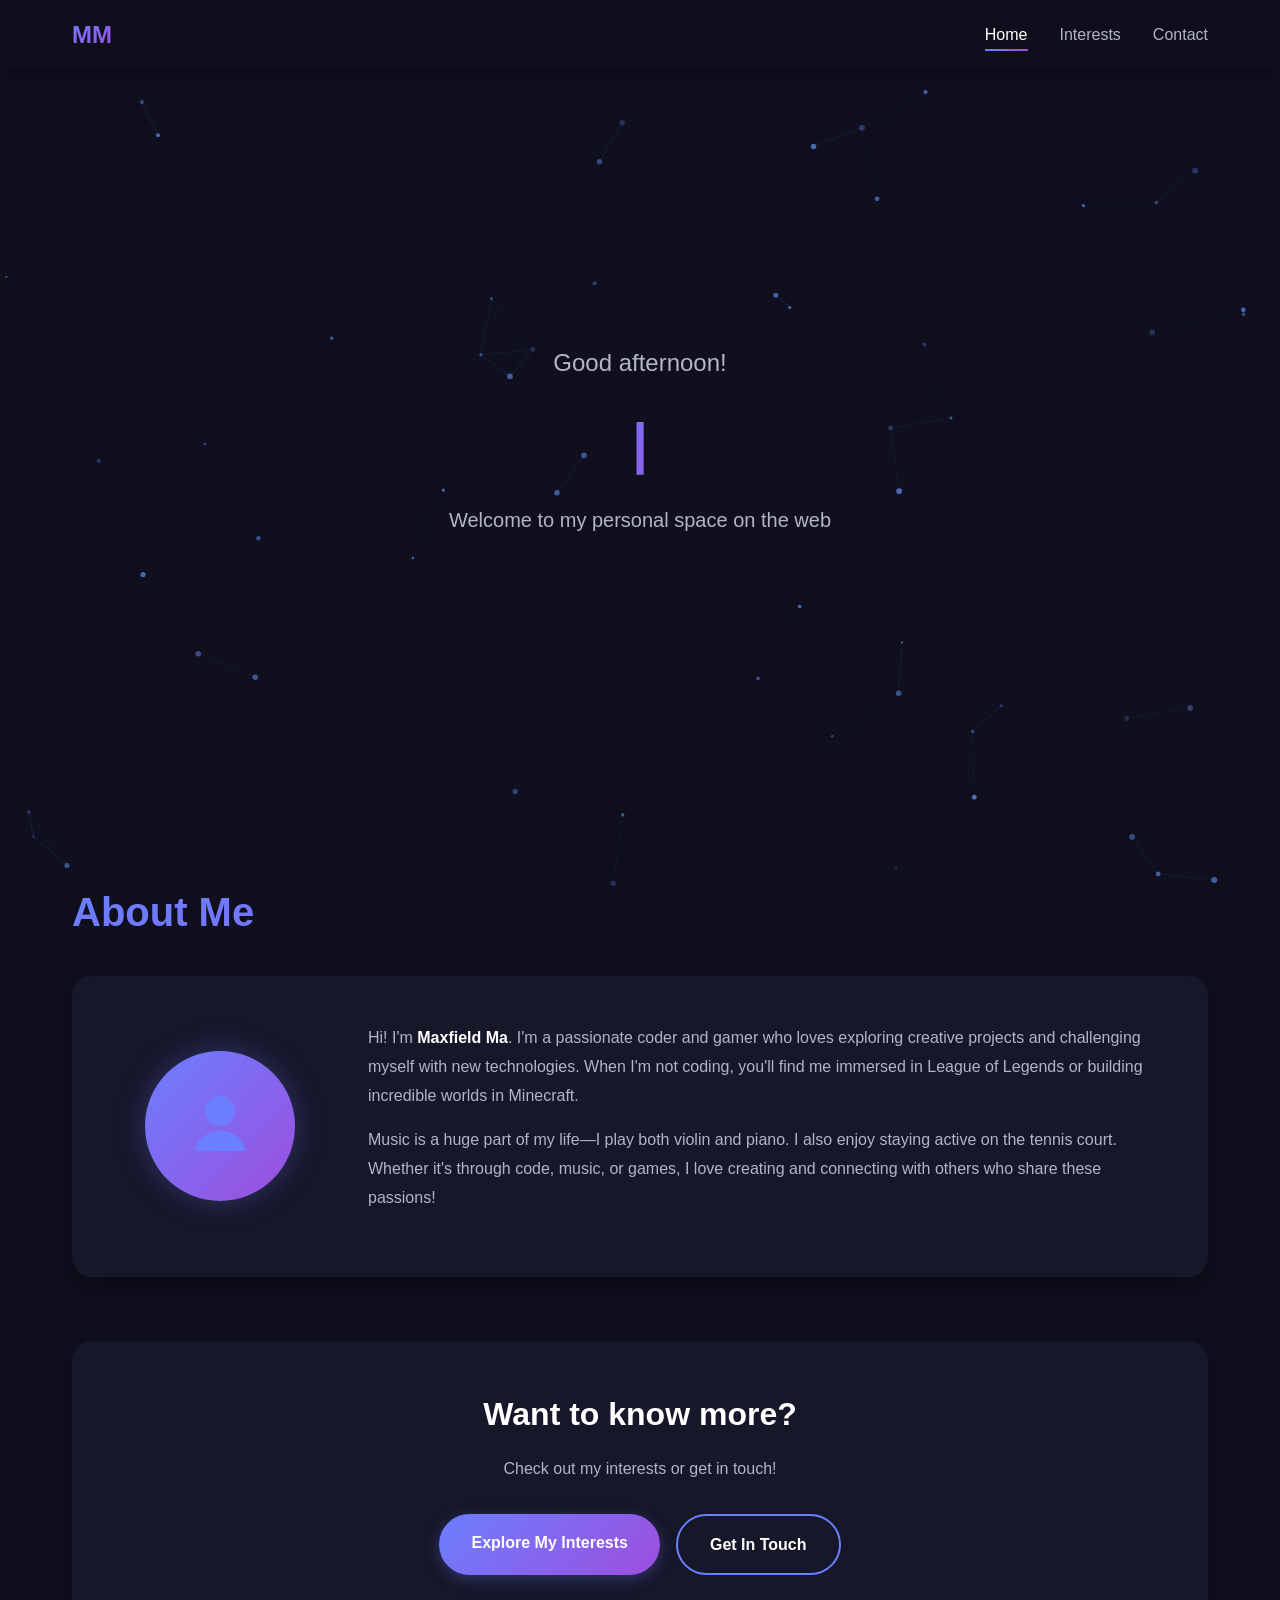
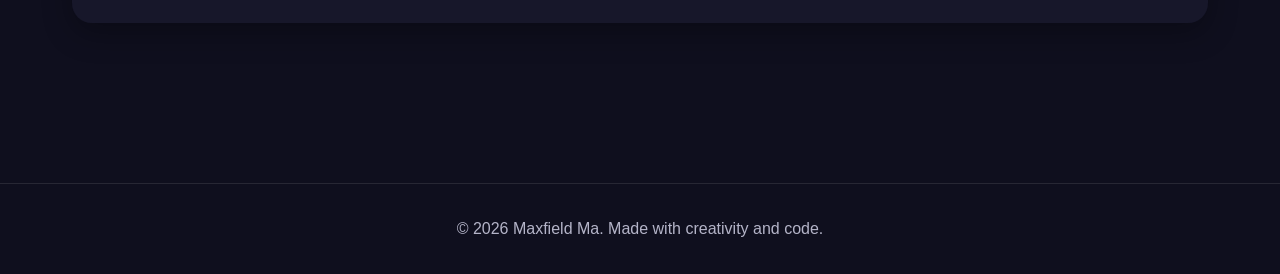
<file: index.html>
<!DOCTYPE html>
<html lang="en">
<head>
    <meta charset="UTF-8">
    <meta name="viewport" content="width=device-width, initial-scale=1.0">
    <title>Maxfield Ma - Home</title>
    <link rel="stylesheet" href="styles.css">
</head>
<body>
    <canvas id="particles"></canvas>

    <nav class="navbar">
        <div class="nav-container">
            <div class="nav-logo">MM</div>
            <div class="hamburger">
                <span></span>
                <span></span>
                <span></span>
            </div>
            <ul class="nav-menu">
                <li><a href="index.html" class="nav-link active">Home</a></li>
                <li><a href="interests.html" class="nav-link">Interests</a></li>
                <li><a href="contact.html" class="nav-link">Contact</a></li>
            </ul>
        </div>
    </nav>

    <main class="container">
        <section class="hero">
            <div class="hero-content fade-in">
                <h1 class="greeting" id="greeting"></h1>
                <h2 class="hero-title">
                    <span id="typed-text"></span>
                    <span class="cursor">|</span>
                </h2>
                <p class="hero-subtitle">Welcome to my personal space on the web</p>
            </div>
        </section>

        <section class="about fade-in-up">
            <div class="section-content">
                <h2 class="section-title">About Me</h2>
                <div class="about-content">
                    <div class="profile-image">
                        <div class="image-placeholder">
                            <svg width="100" height="100" viewBox="0 0 100 100" fill="none" xmlns="http://www.w3.org/2000/svg">
                                <circle cx="50" cy="35" r="15" fill="#6B7FFF"/>
                                <path d="M25 75C25 65 35 55 50 55C65 55 75 65 75 75" fill="#6B7FFF"/>
                            </svg>
                        </div>
                    </div>
                    <div class="about-text">
                        <p>
                            Hi! I'm <strong>Maxfield Ma</strong>. I'm a passionate coder and gamer who loves
                            exploring creative projects and challenging myself with new technologies.
                            When I'm not coding, you'll find me immersed in League of Legends or building
                            incredible worlds in Minecraft.
                        </p>
                        <p>
                            Music is a huge part of my life—I play both violin and piano. I also enjoy staying
                            active on the tennis court. Whether it's through code, music, or games, I love creating
                            and connecting with others who share these passions!
                        </p>
                    </div>
                </div>
            </div>
        </section>

        <section class="cta fade-in-up">
            <div class="cta-content">
                <h3>Want to know more?</h3>
                <p>Check out my interests or get in touch!</p>
                <div class="cta-buttons">
                    <a href="interests.html" class="btn btn-primary">Explore My Interests</a>
                    <a href="contact.html" class="btn btn-secondary">Get In Touch</a>
                </div>
            </div>
        </section>
    </main>

    <footer class="footer">
        <p>&copy; 2026 Maxfield Ma. Made with creativity and code.</p>
    </footer>

    <script src="particles.js"></script>
    <script src="script.js"></script>
</body>
</html>
</file>
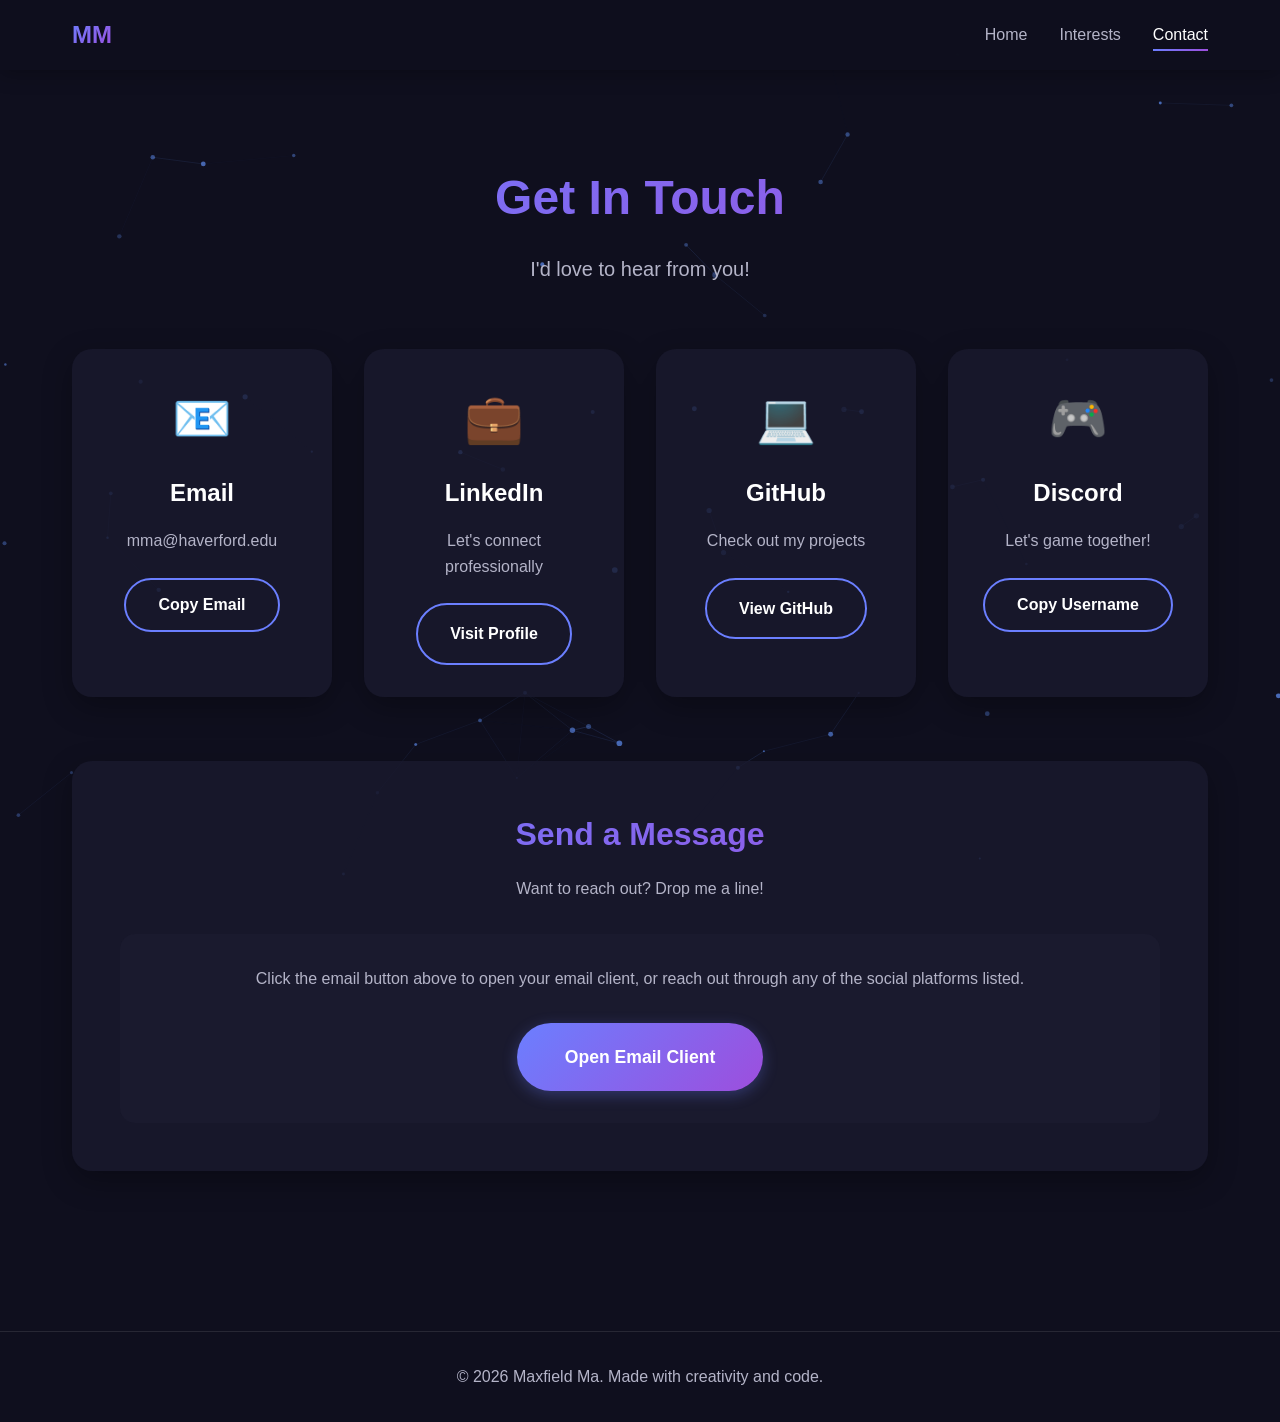
<file: contact.html>
<!DOCTYPE html>
<html lang="en">
<head>
    <meta charset="UTF-8">
    <meta name="viewport" content="width=device-width, initial-scale=1.0">
    <title>Maxfield Ma - Contact</title>
    <link rel="stylesheet" href="styles.css">
</head>
<body>
    <canvas id="particles"></canvas>

    <nav class="navbar">
        <div class="nav-container">
            <div class="nav-logo">MM</div>
            <div class="hamburger">
                <span></span>
                <span></span>
                <span></span>
            </div>
            <ul class="nav-menu">
                <li><a href="index.html" class="nav-link">Home</a></li>
                <li><a href="interests.html" class="nav-link">Interests</a></li>
                <li><a href="contact.html" class="nav-link active">Contact</a></li>
            </ul>
        </div>
    </nav>

    <main class="container">
        <section class="page-header fade-in">
            <h1>Get In Touch</h1>
            <p>I'd love to hear from you!</p>
        </section>

        <section class="contact-content fade-in-up">
            <div class="contact-grid">
                <div class="contact-card">
                    <div class="contact-icon">📧</div>
                    <h3>Email</h3>
                    <p class="contact-detail" id="email">mma@haverford.edu</p>
                    <button class="btn btn-secondary copy-btn" data-copy="mma@haverford.edu">
                        Copy Email
                    </button>
                    <span class="copy-feedback">Copied!</span>
                </div>

                <div class="contact-card">
                    <div class="contact-icon">💼</div>
                    <h3>LinkedIn</h3>
                    <p class="contact-detail">Let's connect professionally</p>
                    <a href="https://www.linkedin.com/in/maxfield-ma-97a165310/" target="_blank" class="btn btn-secondary">
                        Visit Profile
                    </a>
                </div>

                <div class="contact-card">
                    <div class="contact-icon">💻</div>
                    <h3>GitHub</h3>
                    <p class="contact-detail">Check out my projects</p>
                    <a href="https://github.com/mma2027/" target="_blank" class="btn btn-secondary">
                        View GitHub
                    </a>
                </div>

                <div class="contact-card">
                    <div class="contact-icon">🎮</div>
                    <h3>Discord</h3>
                    <p class="contact-detail">Let's game together!</p>
                    <button class="btn btn-secondary copy-btn" data-copy="SqfeWalk">
                        Copy Username
                    </button>
                    <span class="copy-feedback">Copied!</span>
                </div>
            </div>
        </section>

        <section class="message-section fade-in-up">
            <div class="message-content">
                <h2>Send a Message</h2>
                <p>Want to reach out? Drop me a line!</p>
                <div class="message-box">
                    <p class="message-note">
                        Click the email button above to open your email client, or reach out through any of the social platforms listed.
                    </p>
                    <a href="mailto:mma@haverford.edu" class="btn btn-primary btn-large">
                        Open Email Client
                    </a>
                </div>
            </div>
        </section>
    </main>

    <footer class="footer">
        <p>&copy; 2026 Maxfield Ma. Made with creativity and code.</p>
    </footer>

    <script src="particles.js"></script>
    <script src="script.js"></script>
</body>
</html>
</file>
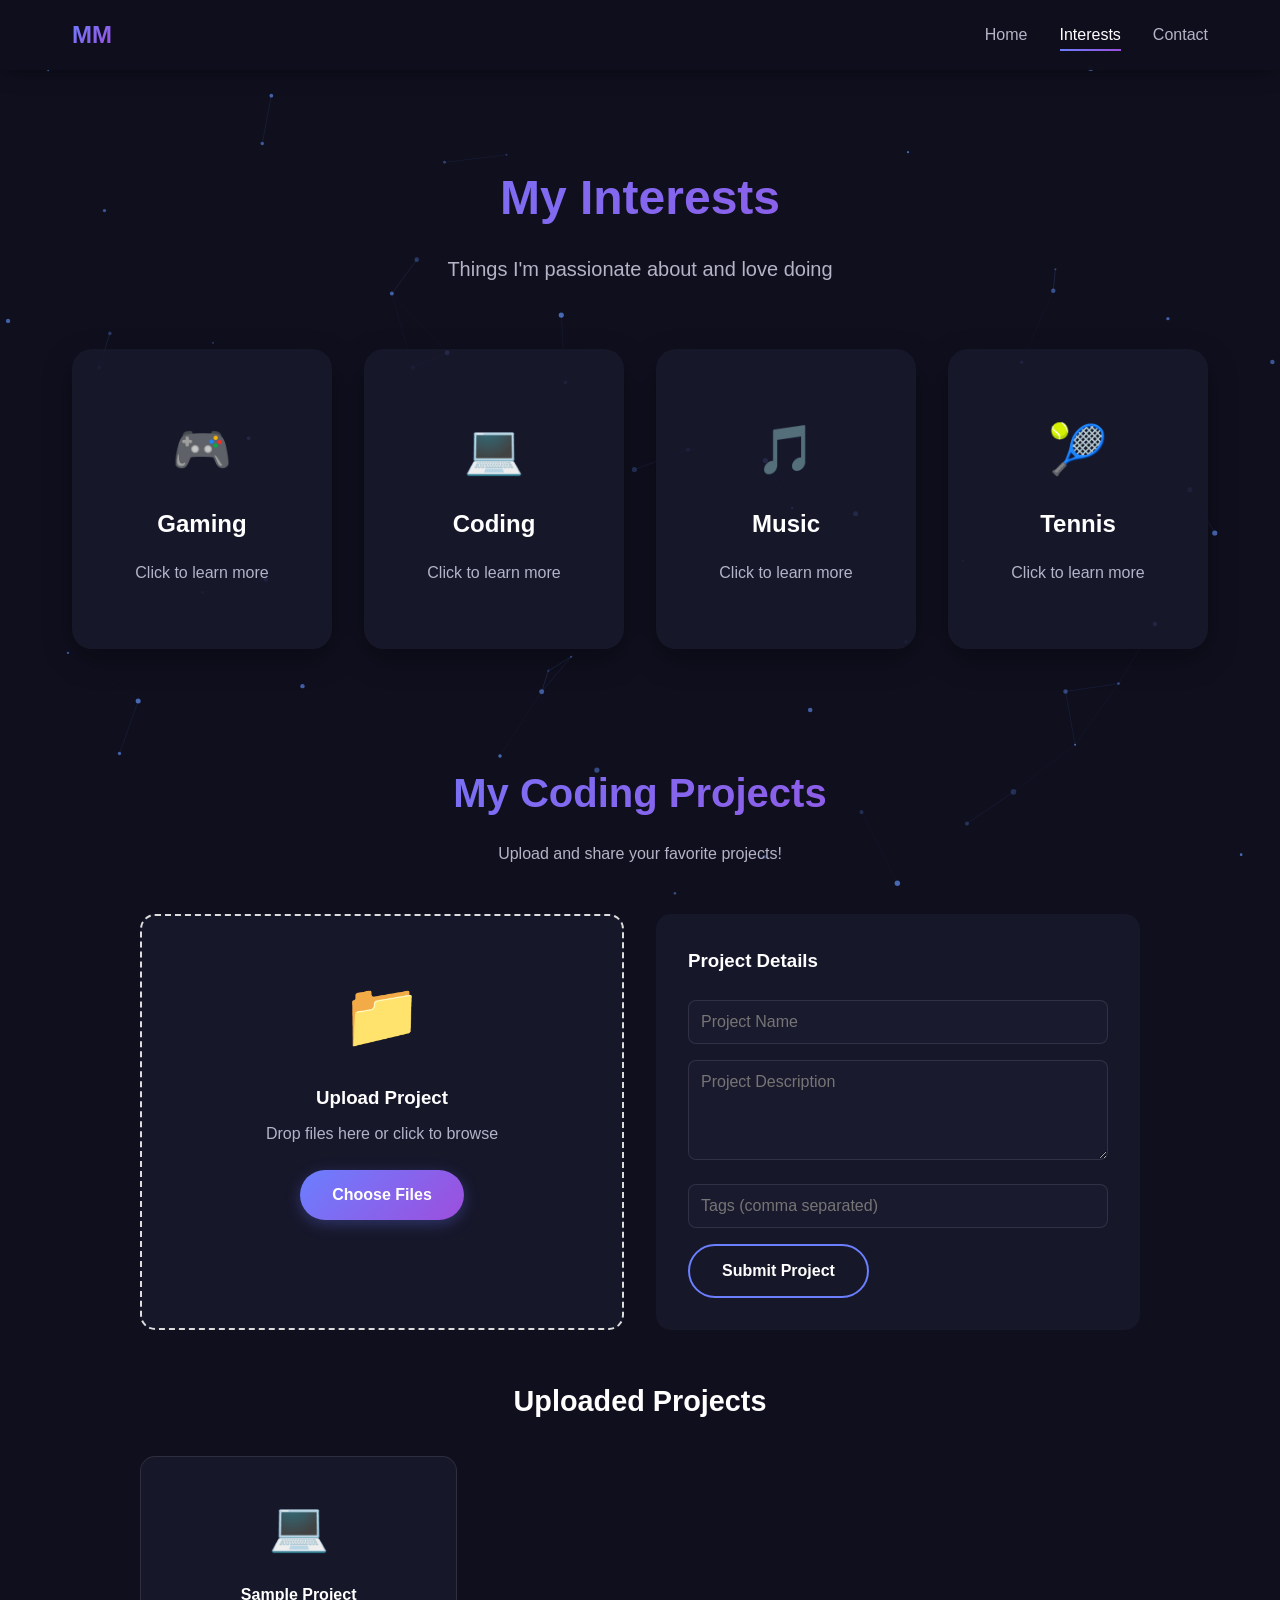
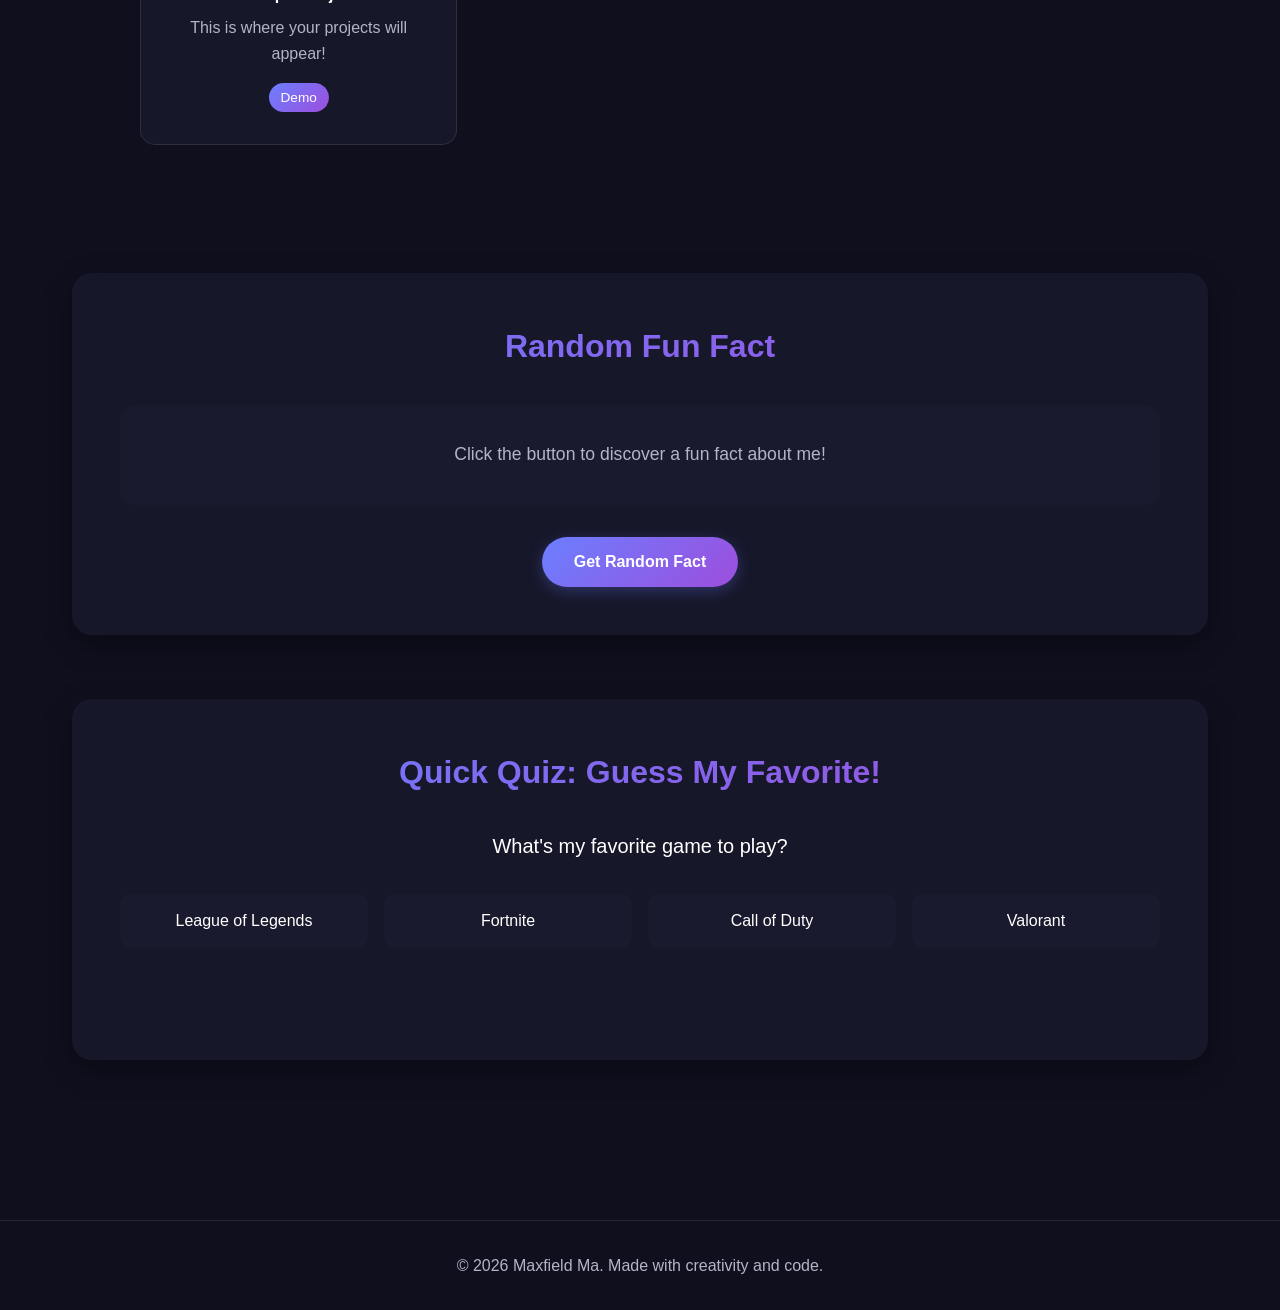
<file: interests.html>
<!DOCTYPE html>
<html lang="en">
<head>
    <meta charset="UTF-8">
    <meta name="viewport" content="width=device-width, initial-scale=1.0">
    <title>Maxfield Ma - Interests</title>
    <link rel="stylesheet" href="styles.css">
</head>
<body>
    <canvas id="particles"></canvas>

    <nav class="navbar">
        <div class="nav-container">
            <div class="nav-logo">MM</div>
            <div class="hamburger">
                <span></span>
                <span></span>
                <span></span>
            </div>
            <ul class="nav-menu">
                <li><a href="index.html" class="nav-link">Home</a></li>
                <li><a href="interests.html" class="nav-link active">Interests</a></li>
                <li><a href="contact.html" class="nav-link">Contact</a></li>
            </ul>
        </div>
    </nav>

    <main class="container">
        <section class="page-header fade-in">
            <h1>My Interests</h1>
            <p>Things I'm passionate about and love doing</p>
        </section>

        <section class="interests-grid fade-in-up">
            <div class="interest-card" data-interest="0">
                <div class="card-inner">
                    <div class="card-front">
                        <div class="card-icon">🎮</div>
                        <h3>Gaming</h3>
                        <p>Click to learn more</p>
                    </div>
                    <div class="card-back">
                        <h3>Gaming</h3>
                        <p>I love competitive gaming in League of Legends and creative building in Minecraft. Gaming is where I challenge myself strategically and let my creativity run wild!</p>
                    </div>
                </div>
            </div>

            <div class="interest-card" data-interest="1">
                <div class="card-inner">
                    <div class="card-front">
                        <div class="card-icon">💻</div>
                        <h3>Coding</h3>
                        <p>Click to learn more</p>
                    </div>
                    <div class="card-back">
                        <h3>Coding</h3>
                        <p>Programming is my passion! I love building projects, solving problems, and learning new technologies. Every line of code is a puzzle waiting to be solved.</p>
                    </div>
                </div>
            </div>

            <div class="interest-card" data-interest="2">
                <div class="card-inner">
                    <div class="card-front">
                        <div class="card-icon">🎵</div>
                        <h3>Music</h3>
                        <p>Click to learn more</p>
                    </div>
                    <div class="card-back">
                        <h3>Music</h3>
                        <p>I play both violin and piano! Music is my creative outlet and helps me express emotions that words can't capture. Practice makes progress!</p>
                    </div>
                </div>
            </div>

            <div class="interest-card" data-interest="3">
                <div class="card-inner">
                    <div class="card-front">
                        <div class="card-icon">🎾</div>
                        <h3>Tennis</h3>
                        <p>Click to learn more</p>
                    </div>
                    <div class="card-back">
                        <h3>Tennis</h3>
                        <p>Tennis keeps me active and competitive. I love the mental and physical challenge of every match. It's a great way to stay fit and have fun!</p>
                    </div>
                </div>
            </div>
        </section>

        <section class="project-upload fade-in-up">
            <div class="project-upload-content">
                <h2>My Coding Projects</h2>
                <p>Upload and share your favorite projects!</p>

                <div class="upload-section">
                    <div class="upload-box" id="upload-box">
                        <div class="upload-icon">📁</div>
                        <h3>Upload Project</h3>
                        <p>Drop files here or click to browse</p>
                        <input type="file" id="project-file" accept=".zip,.pdf,.jpg,.png,.txt,.md" multiple hidden>
                        <button class="btn btn-primary" id="upload-btn">Choose Files</button>
                    </div>

                    <div class="project-form" id="project-form">
                        <h3>Project Details</h3>
                        <input type="text" id="project-name" class="form-input" placeholder="Project Name" required>
                        <textarea id="project-description" class="form-textarea" placeholder="Project Description" rows="4"></textarea>
                        <input type="text" id="project-tags" class="form-input" placeholder="Tags (comma separated)">
                        <button class="btn btn-secondary" id="submit-project-btn">Submit Project</button>
                    </div>
                </div>

                <div class="projects-display">
                    <h3>Uploaded Projects</h3>
                    <div id="projects-list" class="projects-grid">
                        <div class="project-item">
                            <div class="project-icon">💻</div>
                            <h4>Sample Project</h4>
                            <p>This is where your projects will appear!</p>
                            <div class="project-tags">
                                <span class="tag">Demo</span>
                            </div>
                        </div>
                    </div>
                </div>
            </div>
        </section>

        <section class="fun-facts fade-in-up">
            <div class="fun-facts-content">
                <h2>Random Fun Fact</h2>
                <div class="fact-display" id="fact-display">
                    Click the button to discover a fun fact about me!
                </div>
                <button class="btn btn-primary" id="fact-btn">Get Random Fact</button>
            </div>
        </section>

        <section class="quiz fade-in-up">
            <div class="quiz-content">
                <h2>Quick Quiz: Guess My Favorite!</h2>
                <div id="quiz-container">
                    <div class="quiz-question" id="quiz-question">
                        What's my favorite game to play?
                    </div>
                    <div class="quiz-options">
                        <button class="quiz-option" data-answer="correct">League of Legends</button>
                        <button class="quiz-option" data-answer="wrong">Fortnite</button>
                        <button class="quiz-option" data-answer="wrong">Call of Duty</button>
                        <button class="quiz-option" data-answer="wrong">Valorant</button>
                    </div>
                    <div class="quiz-result" id="quiz-result"></div>
                </div>
            </div>
        </section>
    </main>

    <footer class="footer">
        <p>&copy; 2026 Maxfield Ma. Made with creativity and code.</p>
    </footer>

    <script src="particles.js"></script>
    <script src="script.js"></script>
</body>
</html>
</file>
<file: styles.css>
/* ================================
   Reset & Base Styles
   ================================ */
* {
    margin: 0;
    padding: 0;
    box-sizing: border-box;
}

:root {
    --primary-color: #6B7FFF;
    --secondary-color: #9D4EDD;
    --accent-gradient: linear-gradient(135deg, #6B7FFF 0%, #9D4EDD 100%);
    --bg-color: #0F0F1E;
    --bg-secondary: #1A1A2E;
    --text-primary: #FFFFFF;
    --text-secondary: #B4B4C8;
    --card-bg: rgba(26, 26, 46, 0.8);
    --shadow: 0 10px 30px rgba(0, 0, 0, 0.3);
    --shadow-hover: 0 15px 40px rgba(107, 127, 255, 0.2);
}

body {
    font-family: 'Inter', -apple-system, BlinkMacSystemFont, 'Segoe UI', Roboto, Oxygen, Ubuntu, Cantarell, sans-serif;
    background: var(--bg-color);
    color: var(--text-primary);
    line-height: 1.6;
    overflow-x: hidden;
}

/* ================================
   Particle Background
   ================================ */
#particles {
    position: fixed;
    top: 0;
    left: 0;
    width: 100%;
    height: 100%;
    z-index: -1;
    pointer-events: none;
}

/* ================================
   Navigation
   ================================ */
.navbar {
    position: fixed;
    top: 0;
    width: 100%;
    background: rgba(15, 15, 30, 0.95);
    backdrop-filter: blur(10px);
    z-index: 1000;
    padding: 1rem 0;
    box-shadow: 0 2px 20px rgba(0, 0, 0, 0.3);
    animation: slideDown 0.5s ease-out;
}

@keyframes slideDown {
    from {
        transform: translateY(-100%);
        opacity: 0;
    }
    to {
        transform: translateY(0);
        opacity: 1;
    }
}

.nav-container {
    max-width: 1200px;
    margin: 0 auto;
    padding: 0 2rem;
    display: flex;
    justify-content: space-between;
    align-items: center;
}

.nav-logo {
    font-size: 1.5rem;
    font-weight: 700;
    background: var(--accent-gradient);
    -webkit-background-clip: text;
    -webkit-text-fill-color: transparent;
    background-clip: text;
}

.nav-menu {
    display: flex;
    list-style: none;
    gap: 2rem;
}

.nav-link {
    color: var(--text-secondary);
    text-decoration: none;
    font-weight: 500;
    position: relative;
    padding: 0.5rem 0;
    transition: color 0.3s ease;
}

.nav-link::after {
    content: '';
    position: absolute;
    bottom: 0;
    left: 0;
    width: 0;
    height: 2px;
    background: var(--accent-gradient);
    transition: width 0.3s ease;
}

.nav-link:hover,
.nav-link.active {
    color: var(--text-primary);
}

.nav-link:hover::after,
.nav-link.active::after {
    width: 100%;
}

.hamburger {
    display: none;
    flex-direction: column;
    gap: 4px;
    cursor: pointer;
}

.hamburger span {
    width: 25px;
    height: 3px;
    background: var(--text-primary);
    transition: all 0.3s ease;
    border-radius: 2px;
}

/* ================================
   Container & Layout
   ================================ */
.container {
    max-width: 1200px;
    margin: 0 auto;
    padding: 6rem 2rem 2rem;
    min-height: 100vh;
}

/* ================================
   Animations
   ================================ */
@keyframes fadeIn {
    from {
        opacity: 0;
    }
    to {
        opacity: 1;
    }
}

@keyframes fadeInUp {
    from {
        opacity: 0;
        transform: translateY(30px);
    }
    to {
        opacity: 1;
        transform: translateY(0);
    }
}

.fade-in {
    animation: fadeIn 1s ease-out;
}

.fade-in-up {
    animation: fadeInUp 1s ease-out;
    animation-fill-mode: both;
}

.fade-in-up:nth-child(2) {
    animation-delay: 0.2s;
}

.fade-in-up:nth-child(3) {
    animation-delay: 0.4s;
}

/* ================================
   Hero Section
   ================================ */
.hero {
    min-height: 80vh;
    display: flex;
    align-items: center;
    justify-content: center;
    text-align: center;
}

.hero-content {
    max-width: 800px;
}

.greeting {
    font-size: 1.5rem;
    color: var(--text-secondary);
    margin-bottom: 1rem;
    font-weight: 400;
}

.hero-title {
    font-size: 3.5rem;
    font-weight: 700;
    margin-bottom: 1rem;
    background: var(--accent-gradient);
    -webkit-background-clip: text;
    -webkit-text-fill-color: transparent;
    background-clip: text;
    min-height: 5rem;
}

.cursor {
    animation: blink 1s infinite;
}

@keyframes blink {
    0%, 50% {
        opacity: 1;
    }
    51%, 100% {
        opacity: 0;
    }
}

.hero-subtitle {
    font-size: 1.25rem;
    color: var(--text-secondary);
    margin-bottom: 2rem;
}

/* ================================
   Section Styles
   ================================ */
.section-content {
    margin: 4rem 0;
}

.section-title {
    font-size: 2.5rem;
    margin-bottom: 2rem;
    background: var(--accent-gradient);
    -webkit-background-clip: text;
    -webkit-text-fill-color: transparent;
    background-clip: text;
}

.page-header {
    text-align: center;
    margin: 4rem 0;
}

.page-header h1 {
    font-size: 3rem;
    margin-bottom: 1rem;
    background: var(--accent-gradient);
    -webkit-background-clip: text;
    -webkit-text-fill-color: transparent;
    background-clip: text;
}

.page-header p {
    font-size: 1.25rem;
    color: var(--text-secondary);
}

/* ================================
   About Section
   ================================ */
.about-content {
    display: grid;
    grid-template-columns: 200px 1fr;
    gap: 3rem;
    align-items: center;
    background: var(--card-bg);
    padding: 3rem;
    border-radius: 20px;
    backdrop-filter: blur(10px);
    box-shadow: var(--shadow);
}

.profile-image {
    display: flex;
    justify-content: center;
}

.image-placeholder {
    width: 150px;
    height: 150px;
    border-radius: 50%;
    background: var(--accent-gradient);
    display: flex;
    align-items: center;
    justify-content: center;
    box-shadow: 0 0 30px rgba(107, 127, 255, 0.3);
    transition: transform 0.3s ease, box-shadow 0.3s ease;
}

.image-placeholder:hover {
    transform: scale(1.05);
    box-shadow: 0 0 40px rgba(107, 127, 255, 0.5);
}

.about-text p {
    margin-bottom: 1rem;
    color: var(--text-secondary);
    line-height: 1.8;
}

.about-text strong {
    color: var(--text-primary);
}

/* ================================
   CTA Section
   ================================ */
.cta {
    text-align: center;
    margin: 4rem 0;
}

.cta-content {
    background: var(--card-bg);
    padding: 3rem;
    border-radius: 20px;
    backdrop-filter: blur(10px);
    box-shadow: var(--shadow);
}

.cta-content h3 {
    font-size: 2rem;
    margin-bottom: 1rem;
}

.cta-content p {
    color: var(--text-secondary);
    margin-bottom: 2rem;
}

.cta-buttons {
    display: flex;
    gap: 1rem;
    justify-content: center;
    flex-wrap: wrap;
}

/* ================================
   Buttons
   ================================ */
.btn {
    display: inline-block;
    padding: 1rem 2rem;
    border-radius: 50px;
    text-decoration: none;
    font-weight: 600;
    transition: all 0.3s ease;
    border: none;
    cursor: pointer;
    font-size: 1rem;
}

.btn-primary {
    background: var(--accent-gradient);
    color: white;
    box-shadow: 0 4px 15px rgba(107, 127, 255, 0.3);
}

.btn-primary:hover {
    transform: translateY(-2px);
    box-shadow: 0 6px 20px rgba(107, 127, 255, 0.5);
}

.btn-secondary {
    background: transparent;
    color: var(--text-primary);
    border: 2px solid var(--primary-color);
}

.btn-secondary:hover {
    background: var(--primary-color);
    transform: translateY(-2px);
}

.btn-large {
    padding: 1.25rem 3rem;
    font-size: 1.1rem;
}

/* ================================
   Interest Cards
   ================================ */
.interests-grid {
    display: grid;
    grid-template-columns: repeat(auto-fit, minmax(250px, 1fr));
    gap: 2rem;
    margin: 3rem 0;
}

.interest-card {
    height: 300px;
    perspective: 1000px;
    cursor: pointer;
}

.card-inner {
    position: relative;
    width: 100%;
    height: 100%;
    transition: transform 0.6s;
    transform-style: preserve-3d;
}

.interest-card.flipped .card-inner {
    transform: rotateY(180deg);
}

.card-front,
.card-back {
    position: absolute;
    width: 100%;
    height: 100%;
    backface-visibility: hidden;
    border-radius: 20px;
    padding: 2rem;
    display: flex;
    flex-direction: column;
    align-items: center;
    justify-content: center;
    text-align: center;
    background: var(--card-bg);
    backdrop-filter: blur(10px);
    box-shadow: var(--shadow);
    transition: box-shadow 0.3s ease;
}

.card-front:hover,
.card-back:hover {
    box-shadow: var(--shadow-hover);
}

.card-back {
    transform: rotateY(180deg);
    background: var(--accent-gradient);
}

.card-icon {
    font-size: 3rem;
    margin-bottom: 1rem;
}

.card-front h3,
.card-back h3 {
    font-size: 1.5rem;
    margin-bottom: 1rem;
}

.card-front p {
    color: var(--text-secondary);
}

.card-back p {
    color: rgba(255, 255, 255, 0.9);
    line-height: 1.6;
}

/* ================================
   Fun Facts Section
   ================================ */
.fun-facts {
    margin: 4rem 0;
}

.fun-facts-content {
    background: var(--card-bg);
    padding: 3rem;
    border-radius: 20px;
    backdrop-filter: blur(10px);
    box-shadow: var(--shadow);
    text-align: center;
}

.fun-facts-content h2 {
    font-size: 2rem;
    margin-bottom: 2rem;
    background: var(--accent-gradient);
    -webkit-background-clip: text;
    -webkit-text-fill-color: transparent;
    background-clip: text;
}

.fact-display {
    background: var(--bg-secondary);
    padding: 2rem;
    border-radius: 15px;
    margin-bottom: 2rem;
    min-height: 100px;
    display: flex;
    align-items: center;
    justify-content: center;
    font-size: 1.1rem;
    color: var(--text-secondary);
    border: 2px solid transparent;
    transition: all 0.3s ease;
}

.fact-display.active {
    border-color: var(--primary-color);
    color: var(--text-primary);
}

/* ================================
   Quiz Section
   ================================ */
.quiz {
    margin: 4rem 0;
}

.quiz-content {
    background: var(--card-bg);
    padding: 3rem;
    border-radius: 20px;
    backdrop-filter: blur(10px);
    box-shadow: var(--shadow);
}

.quiz-content h2 {
    font-size: 2rem;
    margin-bottom: 2rem;
    text-align: center;
    background: var(--accent-gradient);
    -webkit-background-clip: text;
    -webkit-text-fill-color: transparent;
    background-clip: text;
}

.quiz-question {
    font-size: 1.25rem;
    margin-bottom: 2rem;
    text-align: center;
    color: var(--text-primary);
}

.quiz-options {
    display: grid;
    grid-template-columns: repeat(auto-fit, minmax(200px, 1fr));
    gap: 1rem;
    margin-bottom: 2rem;
}

.quiz-option {
    padding: 1rem;
    background: var(--bg-secondary);
    border: 2px solid transparent;
    border-radius: 10px;
    color: var(--text-primary);
    cursor: pointer;
    transition: all 0.3s ease;
    font-size: 1rem;
}

.quiz-option:hover {
    border-color: var(--primary-color);
    transform: translateY(-2px);
}

.quiz-option.correct {
    background: rgba(76, 175, 80, 0.2);
    border-color: #4CAF50;
}

.quiz-option.wrong {
    background: rgba(244, 67, 54, 0.2);
    border-color: #F44336;
}

.quiz-option:disabled {
    cursor: not-allowed;
    opacity: 0.6;
}

.quiz-result {
    text-align: center;
    font-size: 1.25rem;
    font-weight: 600;
    padding: 1rem;
    border-radius: 10px;
    opacity: 0;
    transition: opacity 0.3s ease;
}

.quiz-result.show {
    opacity: 1;
}

.quiz-result.correct-answer {
    color: #4CAF50;
}

.quiz-result.wrong-answer {
    color: #F44336;
}

/* ================================
   Contact Section
   ================================ */
.contact-content {
    margin: 3rem 0;
}

.contact-grid {
    display: grid;
    grid-template-columns: repeat(auto-fit, minmax(250px, 1fr));
    gap: 2rem;
}

.contact-card {
    background: var(--card-bg);
    padding: 2rem;
    border-radius: 20px;
    backdrop-filter: blur(10px);
    box-shadow: var(--shadow);
    text-align: center;
    transition: all 0.3s ease;
    position: relative;
}

.contact-card:hover {
    transform: translateY(-5px);
    box-shadow: var(--shadow-hover);
}

.contact-icon {
    font-size: 3rem;
    margin-bottom: 1rem;
}

.contact-card h3 {
    font-size: 1.5rem;
    margin-bottom: 1rem;
}

.contact-detail {
    color: var(--text-secondary);
    margin-bottom: 1.5rem;
}

.copy-btn {
    position: relative;
}

.copy-feedback {
    position: absolute;
    top: -40px;
    left: 50%;
    transform: translateX(-50%);
    background: var(--primary-color);
    padding: 0.5rem 1rem;
    border-radius: 5px;
    font-size: 0.9rem;
    opacity: 0;
    pointer-events: none;
    transition: opacity 0.3s ease;
}

.copy-feedback.show {
    opacity: 1;
}

.message-section {
    margin: 4rem 0;
}

.message-content {
    background: var(--card-bg);
    padding: 3rem;
    border-radius: 20px;
    backdrop-filter: blur(10px);
    box-shadow: var(--shadow);
    text-align: center;
}

.message-content h2 {
    font-size: 2rem;
    margin-bottom: 1rem;
    background: var(--accent-gradient);
    -webkit-background-clip: text;
    -webkit-text-fill-color: transparent;
    background-clip: text;
}

.message-content p {
    color: var(--text-secondary);
    margin-bottom: 2rem;
}

.message-box {
    background: var(--bg-secondary);
    padding: 2rem;
    border-radius: 15px;
}

.message-note {
    color: var(--text-secondary);
    margin-bottom: 1.5rem;
}

/* ================================
   Project Upload Section
   ================================ */
.project-upload {
    padding: 4rem 0;
}

.project-upload-content {
    max-width: 1000px;
    margin: 0 auto;
    text-align: center;
}

.project-upload-content h2 {
    font-size: 2.5rem;
    margin-bottom: 1rem;
    background: var(--accent-gradient);
    -webkit-background-clip: text;
    -webkit-text-fill-color: transparent;
    background-clip: text;
}

.project-upload-content > p {
    color: var(--text-secondary);
    margin-bottom: 3rem;
}

.upload-section {
    display: grid;
    grid-template-columns: 1fr 1fr;
    gap: 2rem;
    margin-bottom: 3rem;
}

.upload-box {
    background: var(--card-bg);
    padding: 3rem 2rem;
    border-radius: 15px;
    border: 2px dashed #ddd;
    text-align: center;
    cursor: pointer;
    transition: all 0.3s ease;
}

.upload-box:hover {
    border-color: var(--primary-color);
    box-shadow: var(--shadow-hover);
    transform: translateY(-5px);
}

.upload-icon {
    font-size: 4rem;
    margin-bottom: 1rem;
}

.upload-box h3 {
    margin-bottom: 0.5rem;
}

.upload-box p {
    color: var(--text-secondary);
    margin-bottom: 1.5rem;
}

.project-form {
    background: var(--card-bg);
    padding: 2rem;
    border-radius: 15px;
    text-align: left;
}

.project-form h3 {
    margin-bottom: 1.5rem;
}

.form-input,
.form-textarea {
    width: 100%;
    padding: 0.75rem;
    margin-bottom: 1rem;
    background: var(--bg-secondary);
    border: 1px solid rgba(255, 255, 255, 0.1);
    border-radius: 8px;
    color: var(--text-primary);
    font-family: inherit;
    font-size: 1rem;
}

.form-input:focus,
.form-textarea:focus {
    outline: none;
    border-color: var(--primary-color);
}

.form-textarea {
    resize: vertical;
    min-height: 100px;
}

.projects-display {
    margin-top: 3rem;
}

.projects-display h3 {
    margin-bottom: 2rem;
    font-size: 1.8rem;
}

.projects-grid {
    display: grid;
    grid-template-columns: repeat(auto-fill, minmax(280px, 1fr));
    gap: 1.5rem;
}

.project-item {
    background: var(--card-bg);
    padding: 2rem;
    border-radius: 15px;
    text-align: center;
    transition: all 0.3s ease;
    border: 1px solid rgba(255, 255, 255, 0.1);
}

.project-item:hover {
    transform: translateY(-5px);
    box-shadow: var(--shadow-hover);
}

.project-icon {
    font-size: 3rem;
    margin-bottom: 1rem;
}

.project-item h4 {
    margin-bottom: 0.5rem;
    color: var(--text-primary);
}

.project-item p {
    color: var(--text-secondary);
    margin-bottom: 1rem;
}

.project-tags {
    display: flex;
    flex-wrap: wrap;
    gap: 0.5rem;
    justify-content: center;
}

.tag {
    background: var(--accent-gradient);
    color: var(--text-primary);
    padding: 0.25rem 0.75rem;
    border-radius: 20px;
    font-size: 0.85rem;
    font-weight: 500;
}

.project-files {
    margin-top: 1rem;
    color: var(--text-secondary);
    font-size: 0.9rem;
}

/* ================================
   Footer
   ================================ */
.footer {
    text-align: center;
    padding: 2rem;
    margin-top: 4rem;
    color: var(--text-secondary);
    border-top: 1px solid rgba(255, 255, 255, 0.1);
}

/* ================================
   Responsive Design
   ================================ */
@media (max-width: 768px) {
    .hamburger {
        display: flex;
    }

    .nav-menu {
        position: fixed;
        left: -100%;
        top: 70px;
        flex-direction: column;
        background: rgba(15, 15, 30, 0.98);
        width: 100%;
        text-align: center;
        transition: left 0.3s ease;
        padding: 2rem 0;
        box-shadow: 0 10px 20px rgba(0, 0, 0, 0.3);
    }

    .nav-menu.active {
        left: 0;
    }

    .hero-title {
        font-size: 2.5rem;
    }

    .about-content {
        grid-template-columns: 1fr;
        text-align: center;
    }

    .interests-grid {
        grid-template-columns: 1fr;
    }

    .cta-buttons {
        flex-direction: column;
        align-items: center;
    }

    .btn {
        width: 100%;
        max-width: 300px;
    }

    .quiz-options {
        grid-template-columns: 1fr;
    }

    .contact-grid {
        grid-template-columns: 1fr;
    }

    .upload-section {
        grid-template-columns: 1fr;
    }

    .projects-grid {
        grid-template-columns: 1fr;
    }

    .page-header h1 {
        font-size: 2rem;
    }
}

@media (max-width: 480px) {
    .container {
        padding: 5rem 1rem 1rem;
    }

    .hero-title {
        font-size: 2rem;
    }

    .section-title,
    .page-header h1 {
        font-size: 1.75rem;
    }
}
</file>
